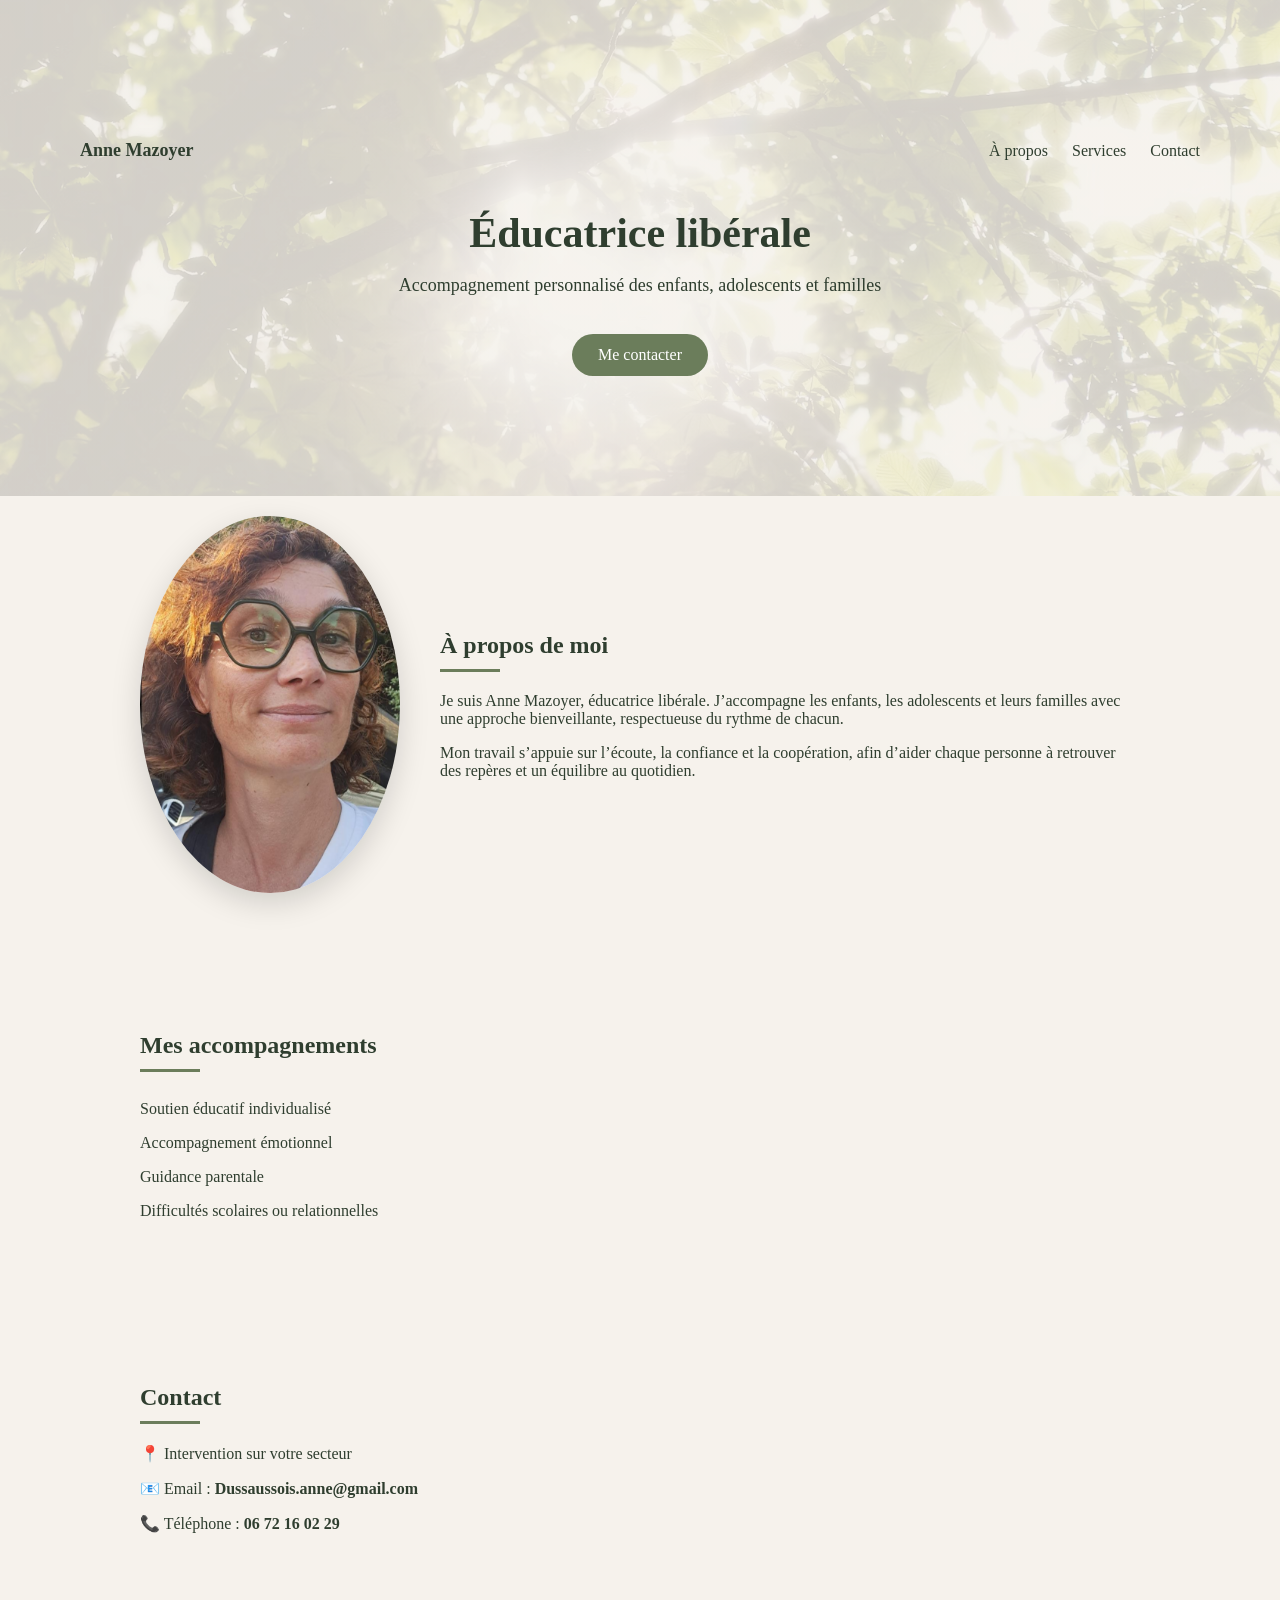
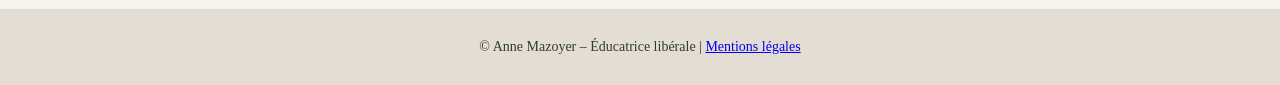
<file: index.html>
<!DOCTYPE html>
<html lang="fr">
<head>
  <meta charset="UTF-8">
  <title>Anne Mazoyer – Éducatrice libérale</title>
  <meta name="viewport" content="width=device-width, initial-scale=1.0">
  <link rel="stylesheet" href="style.css">
</head>

<body>

<header class="hero">
  <nav class="nav">
    <div class="logo">Anne Mazoyer</div>
    <div class="menu">
      <a href="#apropos">À propos</a>
      <a href="#services">Services</a>
      <a href="#contact">Contact</a>
    </div>
  </nav>

  <div class="hero-text">
    <h1>Éducatrice libérale</h1>
    <p>Accompagnement personnalisé des enfants, adolescents et familles</p>
    <a href="#contact" class="btn">Me contacter</a>
  </div>
</header>

<section id="apropos" class="section apropos">
  <img src="annemazoyer.jpg" alt="Anne Dussaussois">
  <div>
    <h2>À propos de moi</h2>
    <p>
      Je suis Anne Mazoyer, éducatrice libérale.  
      J’accompagne les enfants, les adolescents et leurs familles avec une approche
      bienveillante, respectueuse du rythme de chacun.
    </p>
    <p>
      Mon travail s’appuie sur l’écoute, la confiance et la coopération, afin d’aider
      chaque personne à retrouver des repères et un équilibre au quotidien.
    </p>
  </div>
</section>

<section id="services" class="section services">
  <h2>Mes accompagnements</h2>
  <ul>
    <li>Soutien éducatif individualisé</li>
    <li>Accompagnement émotionnel</li>
    <li>Guidance parentale</li>
    <li>Difficultés scolaires ou relationnelles</li>
  </ul>
</section>

<section id="contact" class="section contact">
  <h2>Contact</h2>
  <p>📍 Intervention sur votre secteur</p>
  <p>📧 Email : <strong>Dussaussois.anne@gmail.com</strong></p>
  <p>📞 Téléphone : <strong>06 72 16 02 29</strong></p>
</section>

<footer class="footer">
  © Anne Mazoyer – Éducatrice libérale |
  <a href="mentions-legales.html">Mentions légales</a>
</footer>

</body>
</html>
</file>
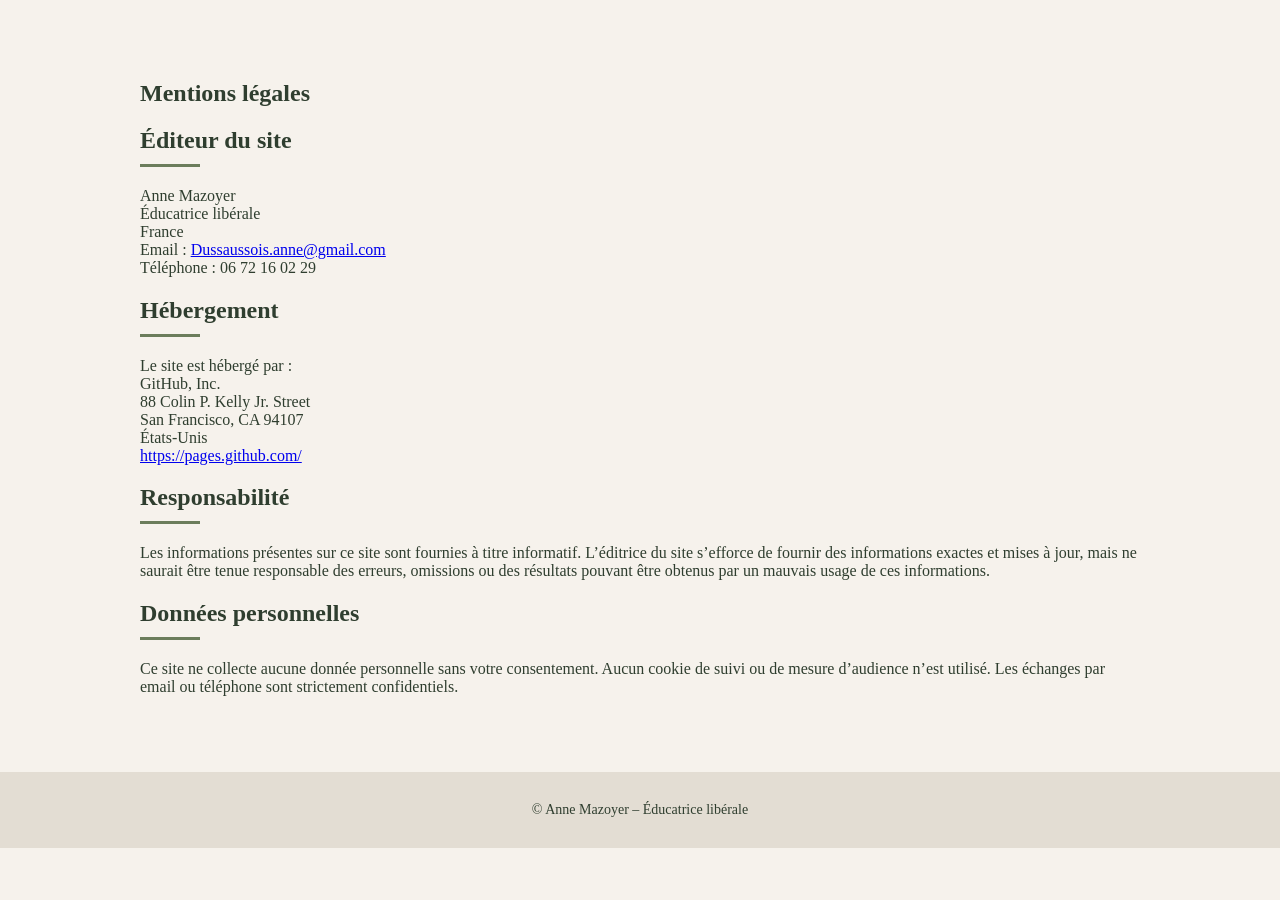
<file: mentions-legales.html>
<!DOCTYPE html>
<html lang="fr">
<head>
  <meta charset="UTF-8">
  <title>Mentions légales – Anne Dussaussois</title>
  <meta name="viewport" content="width=device-width, initial-scale=1.0">
  <link rel="stylesheet" href="style.css">
</head>

<body>

<section class="section">
  <h1>Mentions légales</h1>

  <h2>Éditeur du site</h2>
  <p>
    Anne Mazoyer<br>
    Éducatrice libérale<br>
    France<br>
    Email : <a href="mailto:Dussaussois.anne@gmail.com">Dussaussois.anne@gmail.com</a><br>
    Téléphone : 06 72 16 02 29
  </p>

  <h2>Hébergement</h2>
  <p>
    Le site est hébergé par :<br>
    GitHub, Inc.<br>
    88 Colin P. Kelly Jr. Street<br>
    San Francisco, CA 94107<br>
    États-Unis<br>
    <a href="https://pages.github.com/" target="_blank" rel="noopener">https://pages.github.com/</a>
  </p>

  <h2>Responsabilité</h2>
  <p>
    Les informations présentes sur ce site sont fournies à titre informatif.
    L’éditrice du site s’efforce de fournir des informations exactes et mises à jour,
    mais ne saurait être tenue responsable des erreurs, omissions ou des résultats
    pouvant être obtenus par un mauvais usage de ces informations.
  </p>

  <h2>Données personnelles</h2>
  <p>
    Ce site ne collecte aucune donnée personnelle sans votre consentement.
    Aucun cookie de suivi ou de mesure d’audience n’est utilisé.
    Les échanges par email ou téléphone sont strictement confidentiels.
  </p>

</section>

<footer class="footer">
  © Anne Mazoyer – Éducatrice libérale
</footer>

</body>
</html>
</file>
<file: style.css>
body {
  margin: 0;
  font-family: "Georgia", serif;
  background-color: #f6f2ec;
  color: #2f3e2f;
}

.nav {
  display: flex;
  justify-content: space-between;
  align-items: center;
  padding: 20px 40px;
}

.logo {
  font-weight: bold;
  font-size: 18px;
}

.menu a {
  margin-left: 20px;
  text-decoration: none;
  color: #2f3e2f;
}

.hero {
  background:
    linear-gradient(rgba(246, 242, 236, 0.85), rgba(246, 242, 236, 0.85)),
    url("hero.jpg") center / cover no-repeat;
  padding: 120px 40px;
  text-align: center;
}


.hero h1 {
  font-size: 42px;
  margin-bottom: 10px;
}

.apropos img {
  box-shadow: 0 10px 30px rgba(0,0,0,0.15);
}


h2::after {
  content: "";
  display: block;
  width: 60px;
  height: 3px;
  background: #6b7d5b;
  margin-top: 10px;
}


.hero p {
  font-size: 18px;
}

.btn {
  display: inline-block;
  margin-top: 20px;
  padding: 12px 26px;
  background: #6b7d5b;
  color: white;
  text-decoration: none;
  border-radius: 30px;
}

.section {
  max-width: 1000px;
  margin: auto;
  padding: 60px 40px;
}

.apropos {
  margin-top: -40px;
  display: flex;
  gap: 40px;
  align-items: center;
}

.apropos img {
  width: 260px;
  border-radius: 50%;
}

.services ul {
  list-style: none;
  padding: 0;
}

.services li {
  padding: 8px 0;
}

.footer {
  background: #e3ddd3;
  text-align: center;
  padding: 30px;
  font-size: 14px;
}

@media (max-width: 768px) {
  .nav {
    flex-direction: column;
    gap: 10px;
  }

  .apropos {
    flex-direction: column;
    text-align: center;
    margin-top: 0;
  }

  .apropos img {
    width: 200px;
  }

  .hero {
    padding: 80px 20px;
  }
}
</file>
